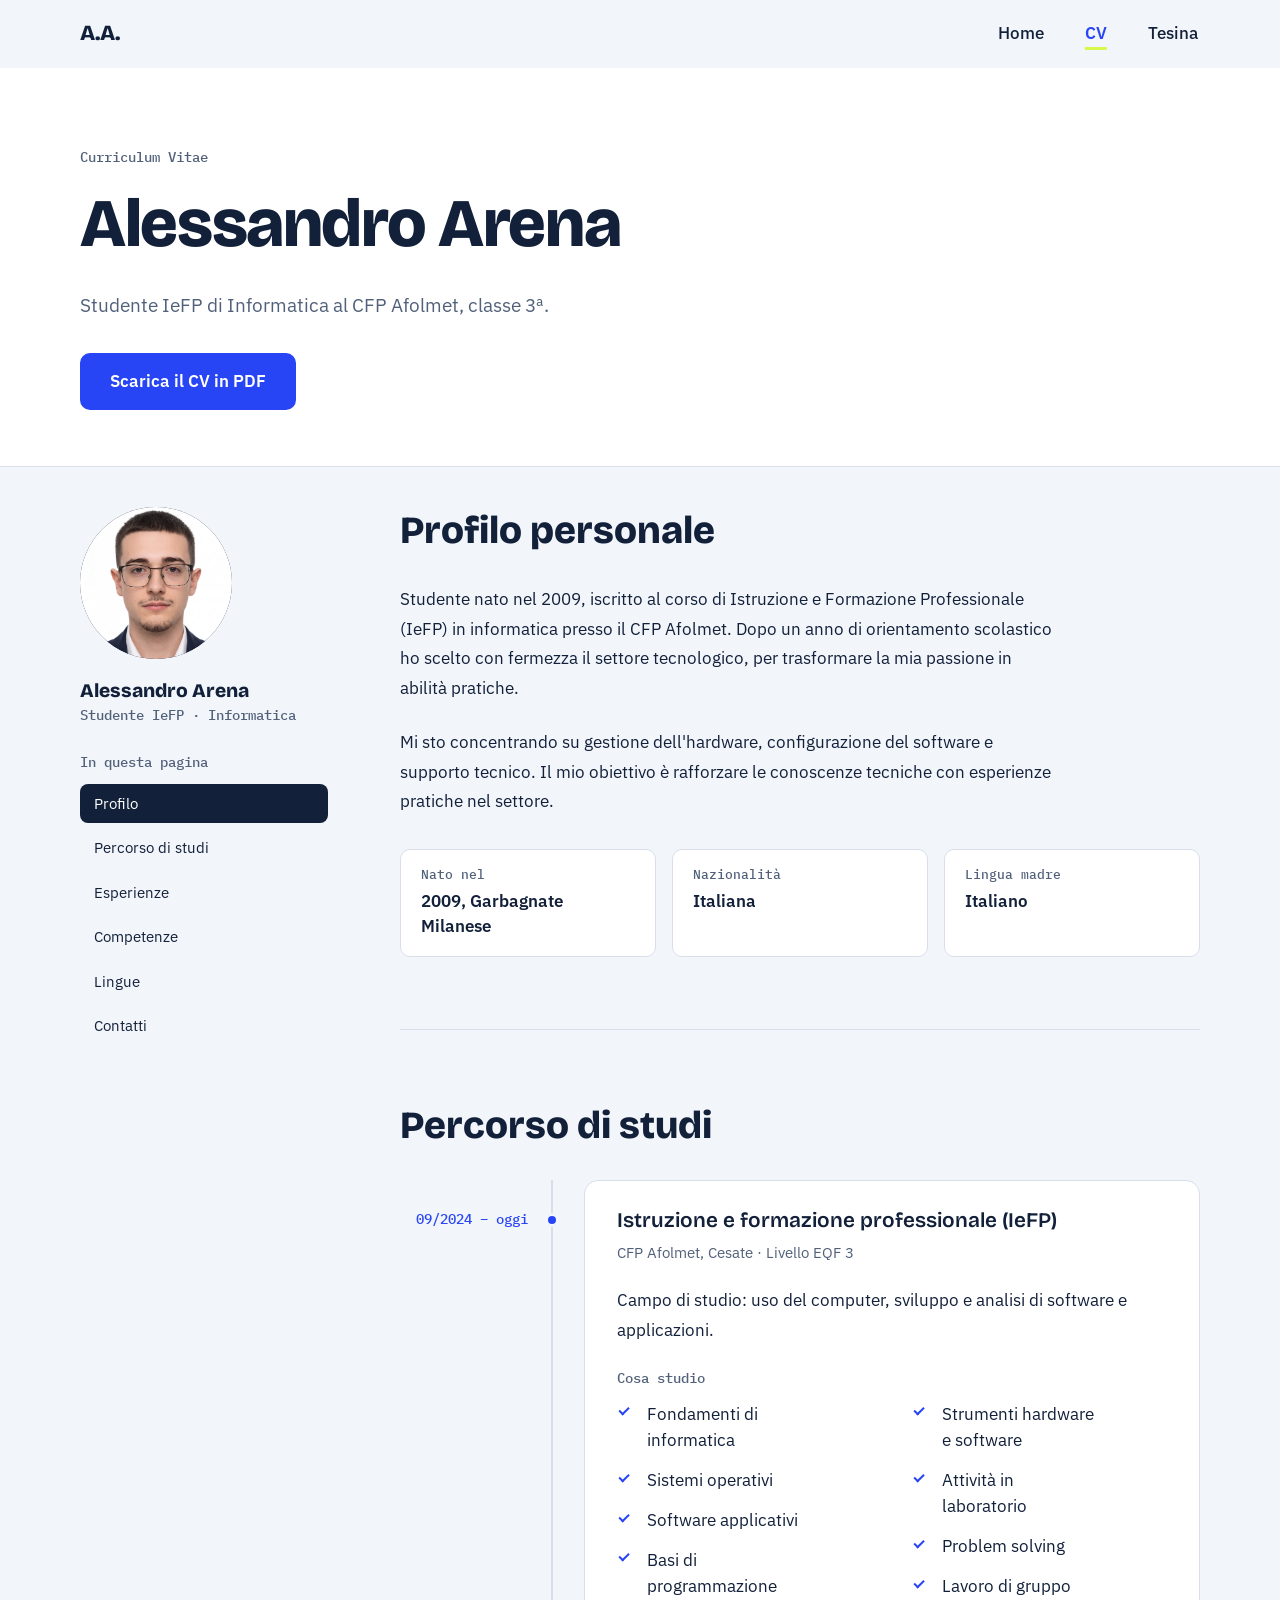
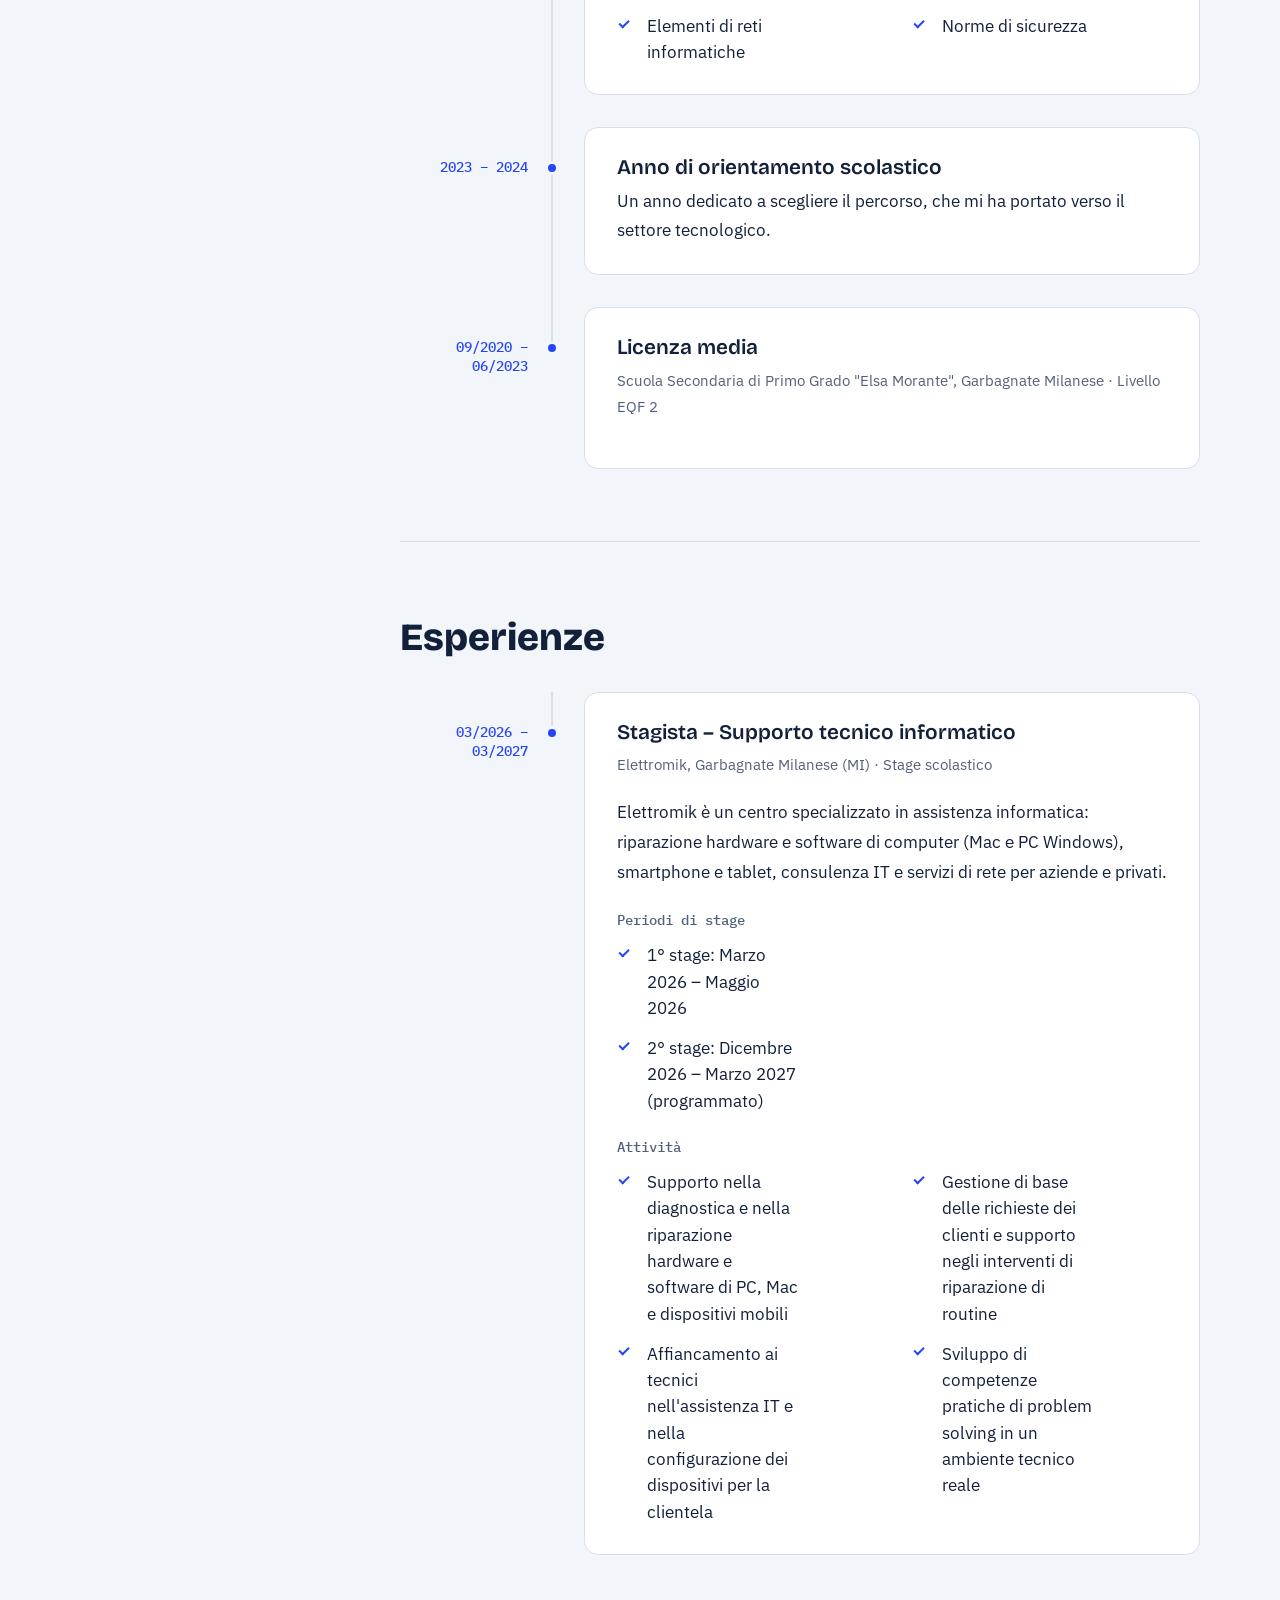
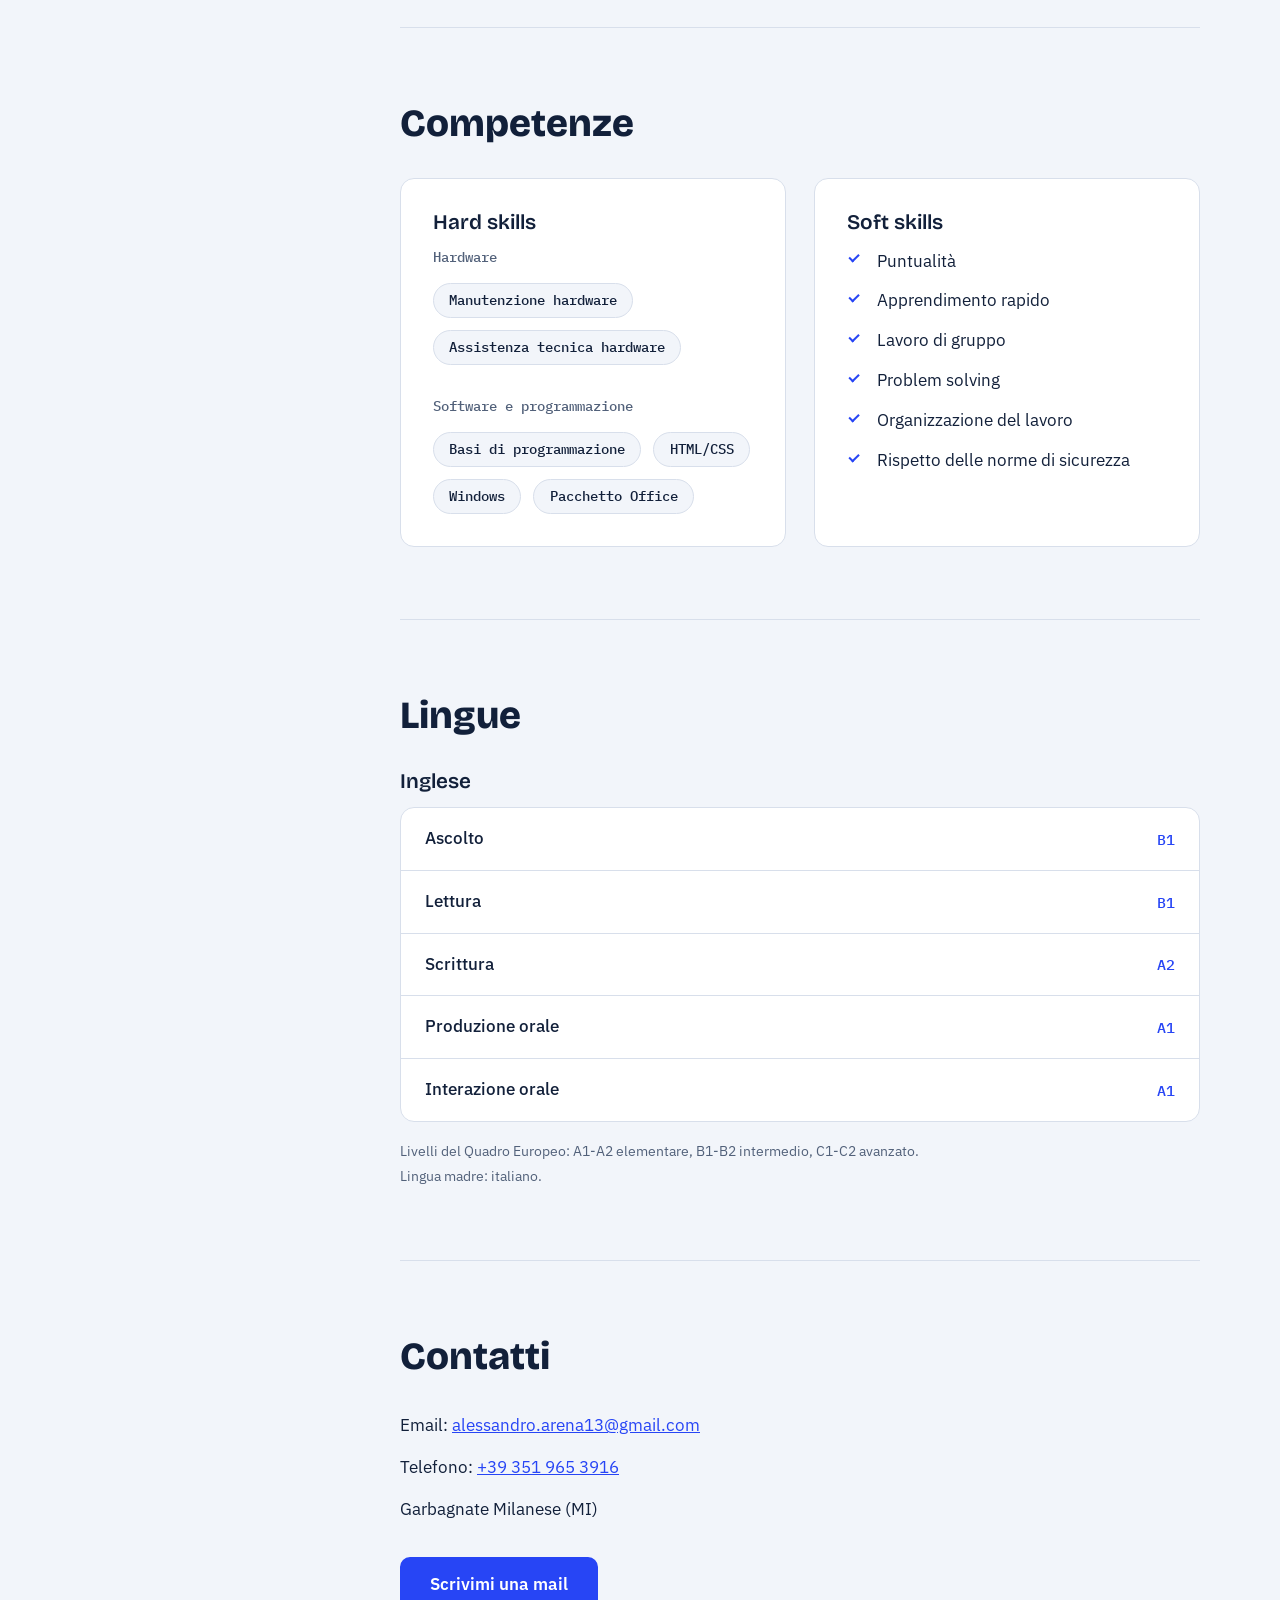
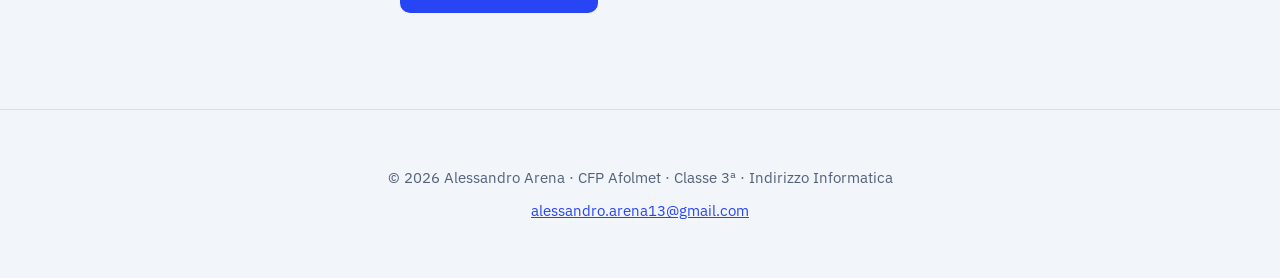
<file: cv.html>
<!DOCTYPE html>
<html lang="it">
<head>
  <meta charset="UTF-8">
  <meta name="viewport" content="width=device-width, initial-scale=1">
  <title>CV | Alessandro Arena</title>
  <meta name="description" content="Curriculum Vitae di Alessandro Arena: studi, competenze e lingue.">
  <meta name="theme-color" content="#F2F5FA">
  <link rel="icon" href="data:image/svg+xml,%3Csvg xmlns='http://www.w3.org/2000/svg' viewBox='0 0 64 64'%3E%3Crect width='64' height='64' rx='14' fill='%232745F5'/%3E%3Ctext x='32' y='41' font-family='sans-serif' font-size='24' font-weight='800' text-anchor='middle' fill='white'%3EA.A.%3C/text%3E%3C/svg%3E">
  <link rel="preconnect" href="https://fonts.googleapis.com">
  <link rel="preconnect" href="https://fonts.gstatic.com" crossorigin>
  <link href="https://fonts.googleapis.com/css2?family=Bricolage+Grotesque:wght@600;800&family=IBM+Plex+Sans:wght@400;500;600&family=IBM+Plex+Mono:wght@500&display=swap" rel="stylesheet">
  <link rel="stylesheet" href="style.css">
  <script src="script.js" defer></script>
</head>
<body>
  <a class="skip-link" href="#main">Vai al contenuto</a>

  <header class="site-header">
    <a class="logo" href="index.html">A.A.<span class="sr-only"> – Alessandro Arena, Home</span></a>
    <nav class="site-nav" aria-label="Navigazione principale">
      <ul role="list">
        <li><a href="index.html">Home</a></li>
        <li><a href="cv.html" aria-current="page">CV</a></li>
        <li><a href="tesina.html">Tesina</a></li>
      </ul>
    </nav>
  </header>

  <main id="main">
    <section class="page-hero">
      <div class="container">
        <p class="eyebrow">Curriculum Vitae</p>
        <h1>Alessandro Arena</h1>
        <p class="lead">Studente IeFP di Informatica al CFP Afolmet, classe 3ª.</p>
        <a class="btn btn-primary" href="assets/cv.pdf" download="CV-Alessandro-Arena.pdf">Scarica il CV in PDF</a>
      </div>
    </section>

    <div class="container layout">
      <aside class="sidebar" aria-label="Profilo e indice">
        <div class="profile">
          <div class="portrait">
            <span aria-hidden="true">A.A.</span>
            <img src="assets/foto.jpg" alt="Foto di Alessandro Arena" width="152" height="152">
          </div>
          <div>
            <p class="profile-name">Alessandro Arena</p>
            <p class="profile-role">Studente IeFP · Informatica</p>
          </div>
        </div>
        <nav class="toc" aria-label="Indice del CV">
          <h2 class="toc-title">In questa pagina</h2>
          <ul role="list">
            <li><a href="#profilo">Profilo</a></li>
            <li><a href="#studi">Percorso di studi</a></li>
            <li><a href="#esperienze">Esperienze</a></li>
            <li><a href="#competenze">Competenze</a></li>
            <li><a href="#lingue">Lingue</a></li>
            <li><a href="#contatti">Contatti</a></li>
          </ul>
        </nav>
      </aside>

      <div class="content">
        <section id="profilo" class="block">
          <h2>Profilo personale</h2>
          <p>Studente nato nel 2009, iscritto al corso di Istruzione e Formazione Professionale (IeFP) in informatica presso il CFP Afolmet. Dopo un anno di orientamento scolastico ho scelto con fermezza il settore tecnologico, per trasformare la mia passione in abilità pratiche.</p>
          <p>Mi sto concentrando su gestione dell'hardware, configurazione del software e supporto tecnico. Il mio obiettivo è rafforzare le conoscenze tecniche con esperienze pratiche nel settore.</p>
          <dl class="data">
            <div><dt>Nato nel</dt><dd>2009, Garbagnate Milanese</dd></div>
            <div><dt>Nazionalità</dt><dd>Italiana</dd></div>
            <div><dt>Lingua madre</dt><dd>Italiano</dd></div>
          </dl>
        </section>

        <section id="studi" class="block">
          <h2>Percorso di studi</h2>
          <ol class="timeline" role="list">
            <li>
              <time datetime="2024-09">09/2024 – oggi</time>
              <article class="entry">
                <h3>Istruzione e formazione professionale (IeFP)</h3>
                <p class="where">CFP Afolmet, Cesate · Livello EQF 3</p>
                <p>Campo di studio: uso del computer, sviluppo e analisi di software e applicazioni.</p>
                <h4>Cosa studio</h4>
                <ul class="check-list two-col" role="list">
                  <li>Fondamenti di informatica</li>
                  <li>Sistemi operativi</li>
                  <li>Software applicativi</li>
                  <li>Basi di programmazione</li>
                  <li>Elementi di reti informatiche</li>
                  <li>Strumenti hardware e software</li>
                  <li>Attività in laboratorio</li>
                  <li>Problem solving</li>
                  <li>Lavoro di gruppo</li>
                  <li>Norme di sicurezza</li>
                </ul>
              </article>
            </li>
            <li>
              <time datetime="2023-09">2023 – 2024</time>
              <article class="entry">
                <h3>Anno di orientamento scolastico</h3>
                <p>Un anno dedicato a scegliere il percorso, che mi ha portato verso il settore tecnologico.</p>
              </article>
            </li>
            <li>
              <time datetime="2020-09">09/2020 – 06/2023</time>
              <article class="entry">
                <h3>Licenza media</h3>
                <p class="where">Scuola Secondaria di Primo Grado "Elsa Morante", Garbagnate Milanese · Livello EQF 2</p>
              </article>
            </li>
          </ol>
        </section>

        <section id="esperienze" class="block">
          <h2>Esperienze</h2>
          <ol class="timeline" role="list">
            <li>
              <time datetime="2026-03">03/2026 – 03/2027</time>
              <article class="entry">
                <h3>Stagista – Supporto tecnico informatico</h3>
                <p class="where">Elettromik, Garbagnate Milanese (MI) · Stage scolastico</p>
                <p>Elettromik è un centro specializzato in assistenza informatica: riparazione hardware e software di computer (Mac e PC Windows), smartphone e tablet, consulenza IT e servizi di rete per aziende e privati.</p>
                <h4>Periodi di stage</h4>
                <ul class="check-list" role="list">
                  <li>1° stage: Marzo 2026 – Maggio 2026</li>
                  <li>2° stage: Dicembre 2026 – Marzo 2027 (programmato)</li>
                </ul>
                <h4>Attività</h4>
                <ul class="check-list two-col" role="list">
                  <li>Supporto nella diagnostica e nella riparazione hardware e software di PC, Mac e dispositivi mobili</li>
                  <li>Affiancamento ai tecnici nell'assistenza IT e nella configurazione dei dispositivi per la clientela</li>
                  <li>Gestione di base delle richieste dei clienti e supporto negli interventi di riparazione di routine</li>
                  <li>Sviluppo di competenze pratiche di problem solving in un ambiente tecnico reale</li>
                </ul>
              </article>
            </li>
          </ol>
        </section>

        <section id="competenze" class="block">
          <h2>Competenze</h2>
          <div class="grid grid-2">
            <article class="card">
              <h3>Hard skills</h3>
              <div class="skill-group">
                <h4>Hardware</h4>
                <ul class="badges" role="list">
                  <li>Manutenzione hardware</li>
                  <li>Assistenza tecnica hardware</li>
                </ul>
              </div>
              <div class="skill-group">
                <h4>Software e programmazione</h4>
                <ul class="badges" role="list">
                  <li>Basi di programmazione</li>
                  <li>HTML/CSS</li>
                  <li>Windows</li>
                  <li>Pacchetto Office</li>
                </ul>
              </div>
            </article>
            <article class="card">
              <h3>Soft skills</h3>
              <ul class="check-list" role="list">
                <li>Puntualità</li>
                <li>Apprendimento rapido</li>
                <li>Lavoro di gruppo</li>
                <li>Problem solving</li>
                <li>Organizzazione del lavoro</li>
                <li>Rispetto delle norme di sicurezza</li>
              </ul>
            </article>
          </div>
        </section>

        <section id="lingue" class="block">
          <h2>Lingue</h2>
          <h3>Inglese</h3>
          <table class="lang-table">
            <caption class="sr-only">Livelli di inglese secondo il Quadro Europeo (QCER)</caption>
            <tbody>
              <tr><th scope="row">Ascolto</th><td>B1</td></tr>
              <tr><th scope="row">Lettura</th><td>B1</td></tr>
              <tr><th scope="row">Scrittura</th><td>A2</td></tr>
              <tr><th scope="row">Produzione orale</th><td>A1</td></tr>
              <tr><th scope="row">Interazione orale</th><td>A1</td></tr>
            </tbody>
          </table>
          <p class="lang-note">Livelli del Quadro Europeo: A1-A2 elementare, B1-B2 intermedio, C1-C2 avanzato. Lingua madre: italiano.</p>
        </section>


        <section id="contatti" class="block">
          <h2>Contatti</h2>
          <address>
            <p>Email: <a href="mailto:alessandro.arena13@gmail.com">alessandro.arena13@gmail.com</a></p>
            <p>Telefono: <a href="tel:+393519653916">+39 351 965 3916</a></p>
            <p>Garbagnate Milanese (MI)</p>
          </address>
          <div class="cta-group">
            <a class="btn btn-primary" href="mailto:alessandro.arena13@gmail.com">Scrivimi una mail</a>
          </div>
        </section>
      </div>
    </div>
  </main>

  <footer class="site-footer">
    <p>© <span id="year">2026</span> Alessandro Arena · CFP Afolmet · Classe 3ª · Indirizzo Informatica</p>
    <p><a href="mailto:alessandro.arena13@gmail.com">alessandro.arena13@gmail.com</a></p>
  </footer>
</body>
</html>
</file>
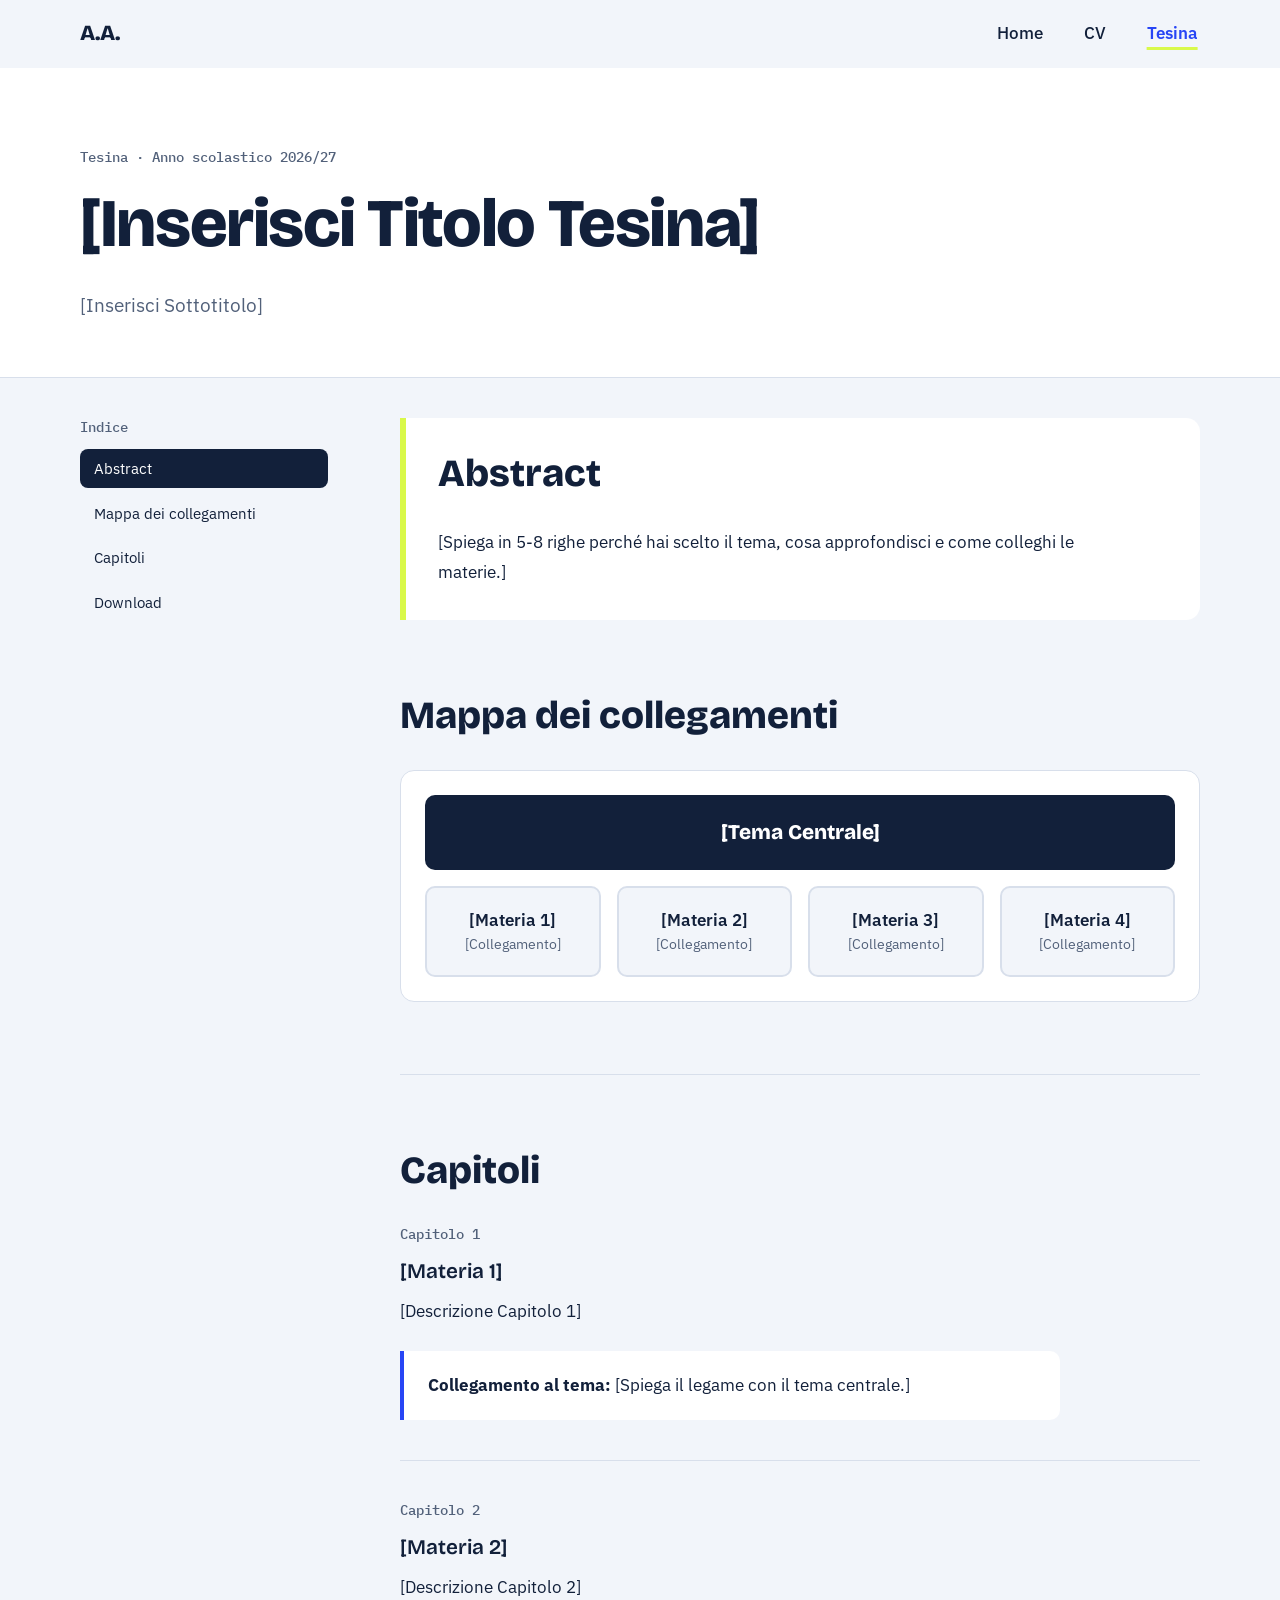
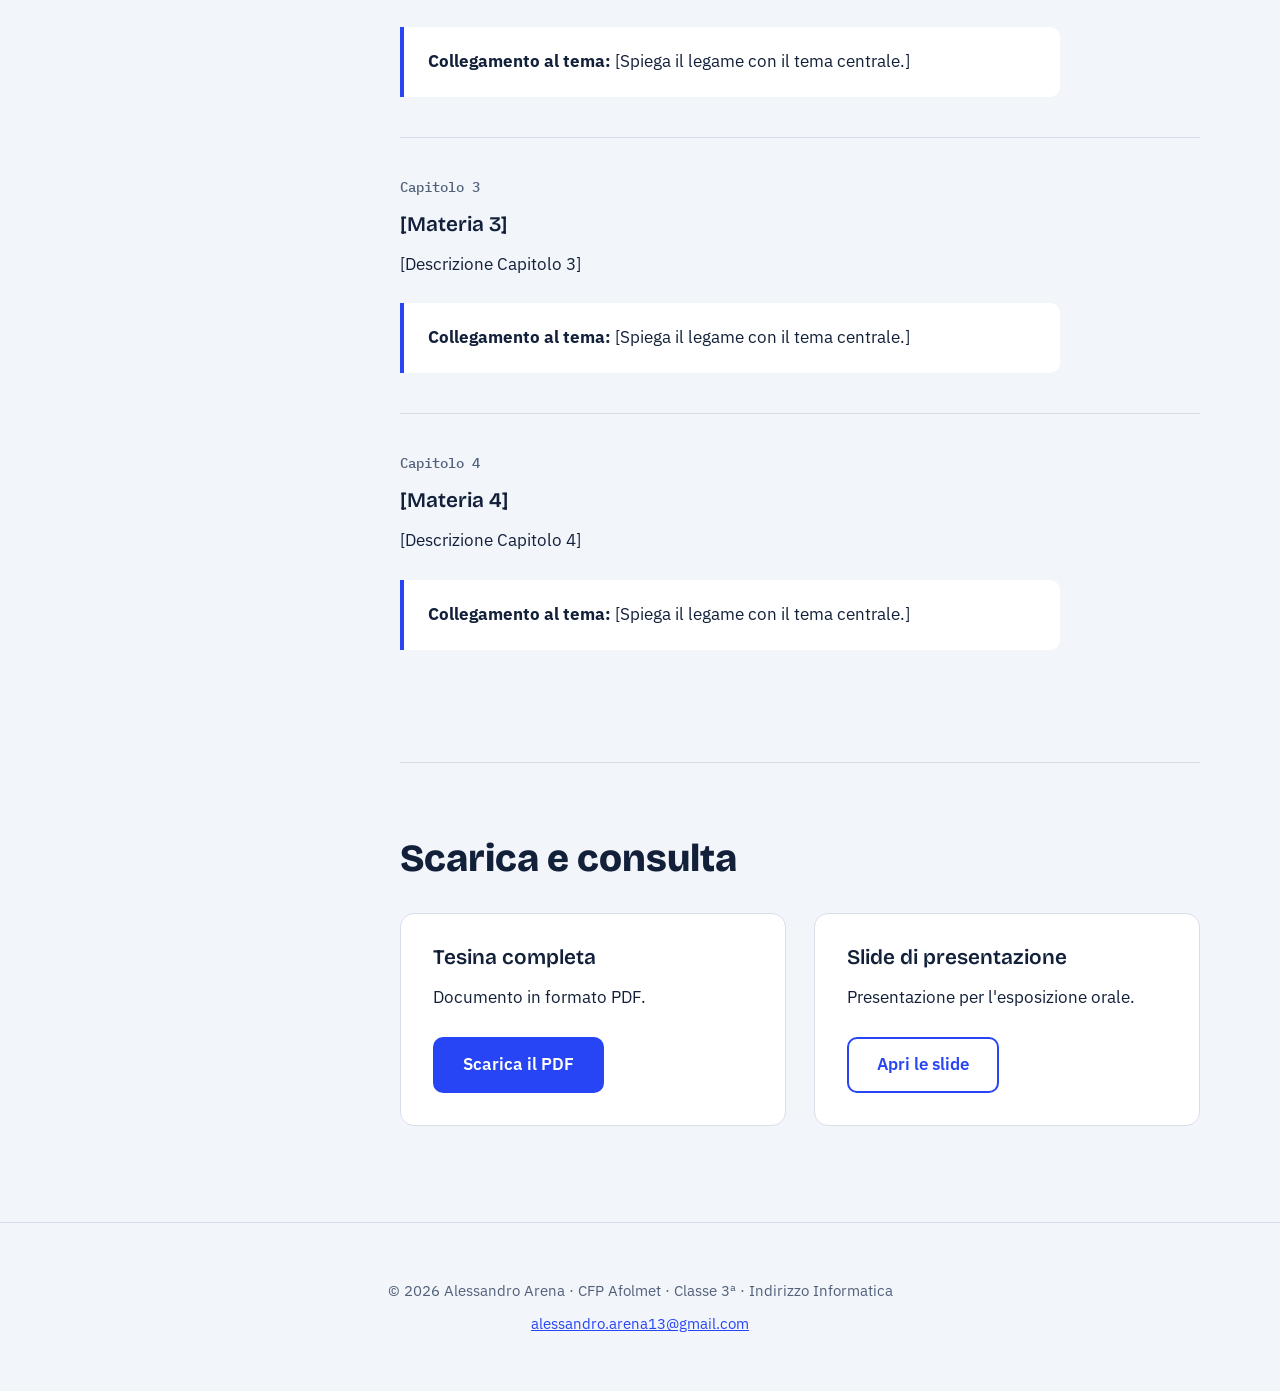
<file: tesina.html>
<!DOCTYPE html>
<html lang="it">
<head>
  <meta charset="UTF-8">
  <meta name="viewport" content="width=device-width, initial-scale=1">
  <title>Tesina | Alessandro Arena</title>
  <meta name="description" content="[Inserisci Titolo Tesina]: tesina di Alessandro Arena, classe 3ª Informatica.">
  <meta name="theme-color" content="#F2F5FA">
  <link rel="icon" href="data:image/svg+xml,%3Csvg xmlns='http://www.w3.org/2000/svg' viewBox='0 0 64 64'%3E%3Crect width='64' height='64' rx='14' fill='%232745F5'/%3E%3Ctext x='32' y='41' font-family='sans-serif' font-size='24' font-weight='800' text-anchor='middle' fill='white'%3EA.A.%3C/text%3E%3C/svg%3E">
  <link rel="preconnect" href="https://fonts.googleapis.com">
  <link rel="preconnect" href="https://fonts.gstatic.com" crossorigin>
  <link href="https://fonts.googleapis.com/css2?family=Bricolage+Grotesque:wght@600;800&family=IBM+Plex+Sans:wght@400;500;600&family=IBM+Plex+Mono:wght@500&display=swap" rel="stylesheet">
  <link rel="stylesheet" href="style.css">
  <script src="script.js" defer></script>
</head>
<body>
  <a class="skip-link" href="#main">Vai al contenuto</a>

  <header class="site-header">
    <a class="logo" href="index.html">A.A.<span class="sr-only"> – Alessandro Arena, Home</span></a>
    <nav class="site-nav" aria-label="Navigazione principale">
      <ul role="list">
        <li><a href="index.html">Home</a></li>
        <li><a href="cv.html">CV</a></li>
        <li><a href="tesina.html" aria-current="page">Tesina</a></li>
      </ul>
    </nav>
  </header>

  <main id="main">
    <section class="page-hero">
      <div class="container">
        <p class="eyebrow">Tesina · Anno scolastico 2026/27</p>
        <h1>[Inserisci Titolo Tesina]</h1>
        <p class="lead">[Inserisci Sottotitolo]</p>
      </div>
    </section>

    <div class="container layout">
      <div class="sidebar">
        <nav class="toc" aria-label="Indice della tesina">
          <h2 class="toc-title">Indice</h2>
          <ul role="list">
            <li><a href="#abstract">Abstract</a></li>
            <li><a href="#mappa">Mappa dei collegamenti</a></li>
            <li><a href="#capitoli">Capitoli</a></li>
            <li><a href="#download">Download</a></li>
          </ul>
        </nav>
      </div>

      <div class="content">
        <section id="abstract" class="block highlight">
          <h2>Abstract</h2>
          <p>[Spiega in 5-8 righe perché hai scelto il tema, cosa approfondisci e come colleghi le materie.]</p>
        </section>

        <section id="mappa" class="block">
          <h2>Mappa dei collegamenti</h2>
          <div class="map">
            <p class="map-center">[Tema Centrale]</p>
            <ul class="map-nodes" role="list">
              <li><a class="map-node" href="#materia-1">[Materia 1]<small>[Collegamento]</small></a></li>
              <li><a class="map-node" href="#materia-2">[Materia 2]<small>[Collegamento]</small></a></li>
              <li><a class="map-node" href="#materia-3">[Materia 3]<small>[Collegamento]</small></a></li>
              <li><a class="map-node" href="#materia-4">[Materia 4]<small>[Collegamento]</small></a></li>
            </ul>
          </div>
        </section>

        <section id="capitoli" class="block">
          <h2>Capitoli</h2>
          <article id="materia-1" class="chapter">
            <header>
              <p class="eyebrow">Capitolo 1</p>
              <h3>[Materia 1]</h3>
            </header>
            <p>[Descrizione Capitolo 1]</p>
            <p class="link-theme"><strong>Collegamento al tema:</strong> [Spiega il legame con il tema centrale.]</p>
          </article>
          <article id="materia-2" class="chapter">
            <header>
              <p class="eyebrow">Capitolo 2</p>
              <h3>[Materia 2]</h3>
            </header>
            <p>[Descrizione Capitolo 2]</p>
            <p class="link-theme"><strong>Collegamento al tema:</strong> [Spiega il legame con il tema centrale.]</p>
          </article>
          <article id="materia-3" class="chapter">
            <header>
              <p class="eyebrow">Capitolo 3</p>
              <h3>[Materia 3]</h3>
            </header>
            <p>[Descrizione Capitolo 3]</p>
            <p class="link-theme"><strong>Collegamento al tema:</strong> [Spiega il legame con il tema centrale.]</p>
          </article>
          <article id="materia-4" class="chapter">
            <header>
              <p class="eyebrow">Capitolo 4</p>
              <h3>[Materia 4]</h3>
            </header>
            <p>[Descrizione Capitolo 4]</p>
            <p class="link-theme"><strong>Collegamento al tema:</strong> [Spiega il legame con il tema centrale.]</p>
          </article>
        </section>

        <section id="download" class="block">
          <h2>Scarica e consulta</h2>
          <div class="grid grid-2">
            <article class="card">
              <h3>Tesina completa</h3>
              <p>Documento in formato PDF.</p>
              <a class="btn btn-primary" href="assets/tesina.pdf" download>Scarica il PDF</a>
            </article>
            <article class="card">
              <h3>Slide di presentazione</h3>
              <p>Presentazione per l'esposizione orale.</p>
              <a class="btn btn-secondary" href="assets/slide.pdf" target="_blank" rel="noopener">Apri le slide<span class="sr-only"> (si apre in una nuova scheda)</span></a>
            </article>
          </div>
        </section>
      </div>
    </div>
  </main>

  <footer class="site-footer">
    <p>© <span id="year">2026</span> Alessandro Arena · CFP Afolmet · Classe 3ª · Indirizzo Informatica</p>
    <p><a href="mailto:alessandro.arena13@gmail.com">alessandro.arena13@gmail.com</a></p>
  </footer>
</body>
</html>
</file>
<file: style.css>
/* =========================================================
   Alessandro Arena · Sito personale
   Indice:
   1  Token (colori, font, spazi)
   2  Base e reset
   3  Tipografia
   4  Utility (container, sr-only, skip-link)
   5  Header e navigazione
   6  Bottoni
   7  Ritratto (foto con fallback)
   8  Hero
   9  Sezioni e card
   9b Progetti (Home)
   10 Layout con sidebar (CV, Tesina)
   11 Componenti del CV
   12 Componenti della Tesina
   13 Footer
   14 Breakpoint (tablet, desktop)
   15 Preferenze utente e stampa
   ========================================================= */

/* ===== 1. Token: cambia qui colori, font e spaziature ===== */
:root {
  color-scheme: light;

  --bg: #F2F5FA;
  --surface: #FFFFFF;
  --ink: #12203A;
  --muted: #52617A;
  --primary: #2745F5;
  --primary-dark: #1B33C4;
  --marker: #D9F94A;
  --border: #D8DFEB;

  --radius: 14px;
  --radius-sm: 10px;
  --max: 1120px;
  --header-h: 4.25rem;
  --space-section: clamp(3.5rem, 8vw, 6rem);
  --space-block: clamp(3rem, 6vw, 4.5rem);

  --font-title: 'Bricolage Grotesque', system-ui, sans-serif;
  --font-text: 'IBM Plex Sans', system-ui, sans-serif;
  --font-mono: 'IBM Plex Mono', ui-monospace, monospace;
}

/* ===== 2. Base e reset ===== */
*, *::before, *::after { box-sizing: border-box; }
html {
  scroll-behavior: smooth;
  scroll-padding-top: calc(var(--header-h) + 1.5rem);
  -webkit-text-size-adjust: 100%;
}
body {
  min-height: 100vh;
  min-height: 100dvh;
  display: flex;
  flex-direction: column;
  margin: 0;
  font: 1.0625rem/1.75 var(--font-text);
  color: var(--ink);
  background: var(--bg);
}
main { flex: 1; }
img { max-width: 100%; height: auto; display: block; }
a { color: var(--primary); }
a:hover { color: var(--primary-dark); }
:focus-visible { outline: 3px solid var(--primary); outline-offset: 3px; }
ul, ol { margin: 0; padding: 0; list-style: none; }

/* ===== 3. Tipografia ===== */
h1, h2, h3, h4 { font-family: var(--font-title); line-height: 1.2; margin: 0; }
h1 { font-size: clamp(2.5rem, 7vw, 4.25rem); font-weight: 800; letter-spacing: -.02em; margin-bottom: 1.5rem; }
h2 { font-size: clamp(1.75rem, 4vw, 2.4rem); font-weight: 800; margin-bottom: 1.5rem; }
h3 { font-size: 1.3rem; font-weight: 600; margin-bottom: .75rem; }
h4 { font: 500 .85rem/1.4 var(--font-mono); color: var(--muted); margin-bottom: 1rem; }
p { margin: 0 0 1.5rem; max-width: 66ch; }
p:last-child { margin-bottom: 0; }
.hl { background: linear-gradient(transparent 55%, var(--marker) 55%); padding: 0 .1em; }
.eyebrow { font: 500 .85rem/1.4 var(--font-mono); color: var(--muted); margin-bottom: 1rem; }
.lead { font-size: 1.2rem; line-height: 1.7; color: var(--muted); margin-bottom: 2rem; }

/* ===== 4. Utility ===== */
.container { width: min(100% - 2.5rem, var(--max)); margin-inline: auto; }
.sr-only {
  position: absolute; width: 1px; height: 1px; margin: -1px; padding: 0;
  overflow: hidden; clip: rect(0 0 0 0); white-space: nowrap; border: 0;
}
.skip-link { position: absolute; left: 1rem; top: -4rem; background: var(--ink); color: #fff; padding: .5rem 1rem; border-radius: 6px; z-index: 100; }
.skip-link:focus { top: 1rem; color: #fff; }

/* ===== 5. Header e navigazione (3 voci: sempre in orizzontale) ===== */
.site-header {
  position: sticky; top: 0; z-index: 50;
  display: flex; align-items: center; justify-content: space-between; gap: 1rem;
  height: var(--header-h);
  padding-inline: max(1.25rem, calc((100% - var(--max)) / 2));
  background: rgba(242, 245, 250, .94);
  -webkit-backdrop-filter: blur(8px);
  backdrop-filter: blur(8px);
  border-bottom: 1px solid transparent;
  transition: border-color .2s;
}
.site-header.scrolled { border-bottom-color: var(--border); }
.logo { font: 800 1.35rem/1 var(--font-title); color: var(--ink); text-decoration: none; }
.logo:hover { color: var(--primary); }
.site-nav ul { display: flex; gap: 1.25rem; }
.site-nav a { display: block; padding: .5rem .15rem; color: var(--ink); text-decoration: none; font-weight: 500; }
.site-nav a:hover { color: var(--primary); }
.site-nav a[aria-current="page"] {
  color: var(--primary); font-weight: 600;
  text-decoration: underline; text-decoration-thickness: 3px;
  text-underline-offset: 8px; text-decoration-color: var(--marker);
}

/* ===== 6. Bottoni ===== */
.btn { display: inline-block; padding: .9rem 1.75rem; border: 2px solid var(--primary); border-radius: var(--radius-sm); font-weight: 600; line-height: 1.4; text-decoration: none; transition: background .15s, color .15s; }
.btn-primary { background: var(--primary); color: #fff; }
.btn-primary:hover { background: var(--primary-dark); border-color: var(--primary-dark); color: #fff; }
.btn-secondary { background: transparent; color: var(--primary); }
.btn-secondary:hover { background: var(--primary); color: #fff; }
.cta-group { display: flex; flex-wrap: wrap; gap: 1rem; margin-top: 2rem; }

/* ===== 7. Ritratto: iniziali dietro la foto (fallback se manca) ===== */
.portrait {
  position: relative; display: grid; place-items: center;
  width: 5.5rem; aspect-ratio: 1; flex-shrink: 0;
  border-radius: 50%; overflow: hidden;
  background: var(--ink); color: #fff;
  font: 800 1.5rem/1 var(--font-title); letter-spacing: -.02em;
}
.portrait img { position: absolute; inset: 0; width: 100%; height: 100%; object-fit: cover; }
.portrait-lg { width: min(100%, 22.5rem); margin-inline: auto; font-size: 4rem; box-shadow: 14px 14px 0 var(--marker); }

/* ===== 8. Hero ===== */
.hero { margin-block: 2rem var(--space-section); display: grid; gap: 3rem; align-items: center; }
.page-hero { padding: clamp(3rem, 7vw, 5rem) 0 clamp(2.5rem, 5vw, 3.5rem); background: var(--surface); border-bottom: 1px solid var(--border); }
.page-hero .lead:last-child { margin-bottom: 0; }

/* ===== 9. Sezioni e card ===== */
.section { padding-block: var(--space-section); }
.section.alt { background: var(--surface); border-block: 1px solid var(--border); }
.section-title { margin-bottom: 2.5rem; }
.split { display: grid; gap: 3rem; }
.facts { display: grid; gap: 1.25rem; align-content: start; }
.facts li { padding: 1.25rem 1.5rem; background: var(--surface); border-left: 4px solid var(--marker); border-radius: 0 var(--radius) var(--radius) 0; color: var(--muted); line-height: 1.5; }
.facts strong { display: block; font: 800 1.5rem var(--font-title); color: var(--ink); margin-bottom: .25rem; }

.grid { display: grid; gap: 1.75rem; }
.card {
  --card-bg: var(--surface);
  --chip-bg: var(--bg);
  display: flex; flex-direction: column; align-items: flex-start;
  padding: 2rem;
  background: var(--card-bg);
  border: 1px solid var(--border); border-radius: var(--radius);
}
.section.alt .card { --card-bg: var(--bg); --chip-bg: var(--surface); }
.card > .badges { margin-bottom: 1.75rem; }
.card > .btn { margin-top: auto; }

.badges { display: flex; flex-wrap: wrap; gap: .75rem; }
.badges li { font: 500 .9rem/1.3 var(--font-mono); padding: .45rem .95rem; background: var(--chip-bg, var(--surface)); border: 1px solid var(--border); border-radius: 999px; }
.tags { font: 500 .9rem var(--font-mono); color: var(--muted); }

/* ===== 9b. Progetti (Home) ===== */
.project { display: grid; gap: 3rem; padding: 2rem; background: var(--bg); border: 1px solid var(--border); border-radius: var(--radius); }
.project h3 { font-size: 1.6rem; }
.project h4 { margin: 2rem 0 .85rem; }
.project code { font: 500 .9em var(--font-mono); padding: .1em .4em; background: var(--surface); border: 1px solid var(--border); border-radius: 6px; }
.project-tags { margin-top: 2rem; }
.project-next { margin-top: 1.75rem; }

.steps { counter-reset: step; display: grid; gap: .85rem; }
.steps li { counter-increment: step; position: relative; padding-left: 2.5rem; line-height: 1.55; }
.steps li::before { content: counter(step); position: absolute; left: 0; top: .1em; display: grid; place-items: center; width: 1.7rem; height: 1.7rem; border-radius: 50%; background: var(--marker); color: var(--ink); font: 500 .85rem/1 var(--font-mono); }

/* Anteprima giocabile: telefono con iframe (solo da desktop, come il PDF) */
.project-demo { display: none; }
.phone { width: 21rem; max-width: 100%; height: 40rem; margin-inline: auto; overflow: hidden; background: #1f4229; border: 10px solid var(--ink); border-radius: 36px; box-shadow: 14px 14px 0 var(--marker); }
.phone iframe { display: block; width: 100%; height: 100%; border: 0; }
.demo-actions { display: flex; justify-content: center; margin-top: 2rem; }
.btn-sm { padding: .55rem 1.25rem; font-size: .95rem; cursor: pointer; font-family: inherit; }
.project-demo .note { text-align: center; margin-inline: auto; }

/* ===== 10. Layout con sidebar (CV, Tesina) ===== */
.layout { display: grid; gap: 2.5rem; padding-block: 2.5rem var(--space-section); }
.sidebar { display: grid; gap: 1.75rem; align-content: start; }
.profile { display: flex; align-items: center; gap: 1rem; }
.profile-name { margin: 0; font: 800 1.2rem/1.2 var(--font-title); }
.profile-role { margin: .25rem 0 0; font: 500 .85rem/1.4 var(--font-mono); color: var(--muted); }

.toc-title { margin-bottom: .75rem; font: 500 .85rem/1.4 var(--font-mono); color: var(--muted); }
.toc ul { display: flex; flex-wrap: wrap; gap: .6rem; }
.toc a { display: block; padding: .5rem 1rem; background: var(--surface); border: 1px solid var(--border); border-radius: 999px; color: var(--ink); font-size: .95rem; line-height: 1.4; text-decoration: none; }
.toc a:hover { border-color: var(--primary); }
.toc a[aria-current="true"] { background: var(--ink); border-color: var(--ink); color: #fff; }

.block { padding-bottom: var(--space-block); margin-bottom: var(--space-block); border-bottom: 1px solid var(--border); }
.block:last-child { margin-bottom: 0; padding-bottom: 0; border-bottom: 0; }
.block > h2 { margin-bottom: 2rem; }
.block.highlight { padding: 2rem; background: var(--surface); border: 0; border-left: 6px solid var(--marker); border-radius: 0 var(--radius) var(--radius) 0; }
address { font-style: normal; }
address p { margin-bottom: .75rem; }

/* ===== 11. Componenti del CV ===== */
/* Dati rapidi (etichetta / valore) */
.data { display: grid; gap: 1rem; margin: 2rem 0 0; }
.data div { padding: 1rem 1.25rem; background: var(--surface); border: 1px solid var(--border); border-radius: var(--radius-sm); }
.data dt { font: 500 .8rem var(--font-mono); color: var(--muted); margin-bottom: .35rem; }
.data dd { margin: 0; font-weight: 600; line-height: 1.5; }

/* Timeline: data sopra (mobile) o a sinistra (tablet+), scheda a destra */
.timeline { display: grid; gap: 1.5rem; }
.timeline li { display: grid; gap: .75rem; }
.timeline time { font: 500 .9rem var(--font-mono); color: var(--primary); }
.timeline .entry { padding: 1.75rem 2rem; background: var(--surface); border: 1px solid var(--border); border-radius: var(--radius); }
.timeline .entry h3 { margin-bottom: .35rem; }
.timeline .where { margin-bottom: 1.25rem; font-size: .95rem; color: var(--muted); }
.timeline h4 { margin: 1.5rem 0 .75rem; }

/* Liste con segno di spunta */
.check-list { display: grid; gap: .85rem; }
.check-list li { position: relative; padding-left: 1.9rem; line-height: 1.55; }
.check-list li::before { content: ""; position: absolute; left: .15rem; top: .4em; width: .6rem; height: .35rem; border-left: 2px solid var(--primary); border-bottom: 2px solid var(--primary); transform: rotate(-45deg); }

/* Competenze: gruppi etichettati dentro le card */
.skill-group { width: 100%; }
.skill-group + .skill-group { margin-top: 2rem; }

/* Tabella lingue */
.lang-table { width: 100%; border-collapse: separate; border-spacing: 0; background: var(--surface); border: 1px solid var(--border); border-radius: var(--radius); overflow: hidden; }
.lang-table th, .lang-table td { padding: 1rem 1.5rem; text-align: left; border-bottom: 1px solid var(--border); }
.lang-table tr:last-child > * { border-bottom: 0; }
.lang-table th { font-weight: 500; }
.lang-table td { font: 500 .95rem var(--font-mono); color: var(--primary); text-align: right; }
.lang-note { margin-top: 1rem; font-size: .9rem; color: var(--muted); }

/* ===== 12. Componenti della Tesina ===== */
.map { display: grid; gap: 1rem; padding: 1.5rem; background: var(--surface); border: 1px solid var(--border); border-radius: var(--radius); }
.map-center { margin: 0; padding: 1.5rem; text-align: center; font: 800 1.3rem/1.3 var(--font-title); background: var(--ink); color: #fff; border-radius: var(--radius-sm); }
.map-nodes { display: grid; gap: 1rem; }
.map-node { display: block; height: 100%; padding: 1.25rem; text-align: center; font-weight: 600; line-height: 1.5; text-decoration: none; color: var(--ink); background: var(--bg); border: 2px solid var(--border); border-radius: var(--radius-sm); transition: border-color .15s, background .15s; }
.map-node:hover { border-color: var(--primary); background: var(--marker); color: var(--ink); }
.map-node small { display: block; font-weight: 400; color: var(--muted); }

.chapter { padding: 2.5rem 0; }
.chapter + .chapter { border-top: 1px solid var(--border); }
.chapter:first-of-type { padding-top: 0; }
.link-theme { padding: 1.25rem 1.5rem; background: var(--surface); border-left: 4px solid var(--primary); border-radius: 0 var(--radius-sm) var(--radius-sm) 0; }

.note { margin-top: 1rem; font-size: .9rem; color: var(--muted); }

/* ===== 13. Footer ===== */
.site-footer { padding: 3rem 1.25rem; text-align: center; font-size: .95rem; color: var(--muted); border-top: 1px solid var(--border); }
.site-footer p { margin: .4rem auto; }

/* ===== 14. Breakpoint ===== */
/* Tablet */
@media (min-width: 640px) {
  .grid-2 { grid-template-columns: repeat(2, 1fr); }
  .data { grid-template-columns: repeat(3, 1fr); }
  .map-nodes { grid-template-columns: repeat(2, 1fr); }

  .timeline { gap: 2rem; }
  .timeline li { grid-template-columns: 9.5rem 1fr; gap: 2rem; }
  .timeline time { position: relative; padding: 1.85rem 1.5rem 0 0; text-align: right; }
  .timeline time::after { content: ""; position: absolute; right: -7px; top: 2.1rem; width: 14px; height: 14px; border-radius: 50%; background: var(--primary); border: 3px solid var(--bg); z-index: 1; }
  .timeline time::before { content: ""; position: absolute; right: -1px; top: 0; bottom: -2rem; width: 2px; background: var(--border); }
  .timeline li:last-child time::before { bottom: auto; height: 2.1rem; }

  .two-col { columns: 2; column-gap: 2.5rem; display: block; }
  .two-col li { break-inside: avoid; margin-bottom: .85rem; }
}

/* Desktop: sidebar affiancata, griglie a 3-4 colonne */
@media (min-width: 900px) {
  .site-nav ul { gap: 2.25rem; }
  .hero { grid-template-columns: 1.2fr 1fr; gap: 4rem; min-height: 70vh; }
  .split { grid-template-columns: 1.4fr 1fr; gap: 4rem; }
  .grid-3 { grid-template-columns: repeat(3, 1fr); }
  .map-nodes { grid-template-columns: repeat(4, 1fr); }
  .project { grid-template-columns: minmax(0, 1fr) 21rem; gap: 4rem; padding: 2.5rem; align-items: start; }
  .project-demo { display: block; position: sticky; top: calc(var(--header-h) + 1.5rem); }

  .layout { grid-template-columns: 15.5rem minmax(0, 1fr); gap: 4.5rem; }
  .sidebar { position: sticky; top: calc(var(--header-h) + 1.5rem); align-self: start; }
  .profile { flex-direction: column; align-items: flex-start; gap: 1.25rem; }
  .profile .portrait { width: 9.5rem; font-size: 2.2rem; }
  .toc ul { flex-direction: column; gap: .35rem; }
  .toc a { padding: .55rem .85rem; background: none; border: 0; border-radius: 8px; }
  .toc a:hover { background: var(--surface); }
  .toc a[aria-current="true"] { background: var(--ink); }
}

/* ===== 15. Preferenze utente e stampa ===== */
@media (prefers-reduced-motion: reduce) {
  html { scroll-behavior: auto; }
  * { transition: none !important; }
}

@media print {
  .site-header, .site-footer, .skip-link, .btn, .toc, .project-demo { display: none; }
  body { display: block; background: #fff; font-size: 11pt; }
  .layout { display: block; padding-top: 1rem; }
  .sidebar { position: static; margin-bottom: 1.5rem; }
  .block, .entry, .card, .project, .data div { break-inside: avoid; }
  a { color: inherit; }
}
</file>
